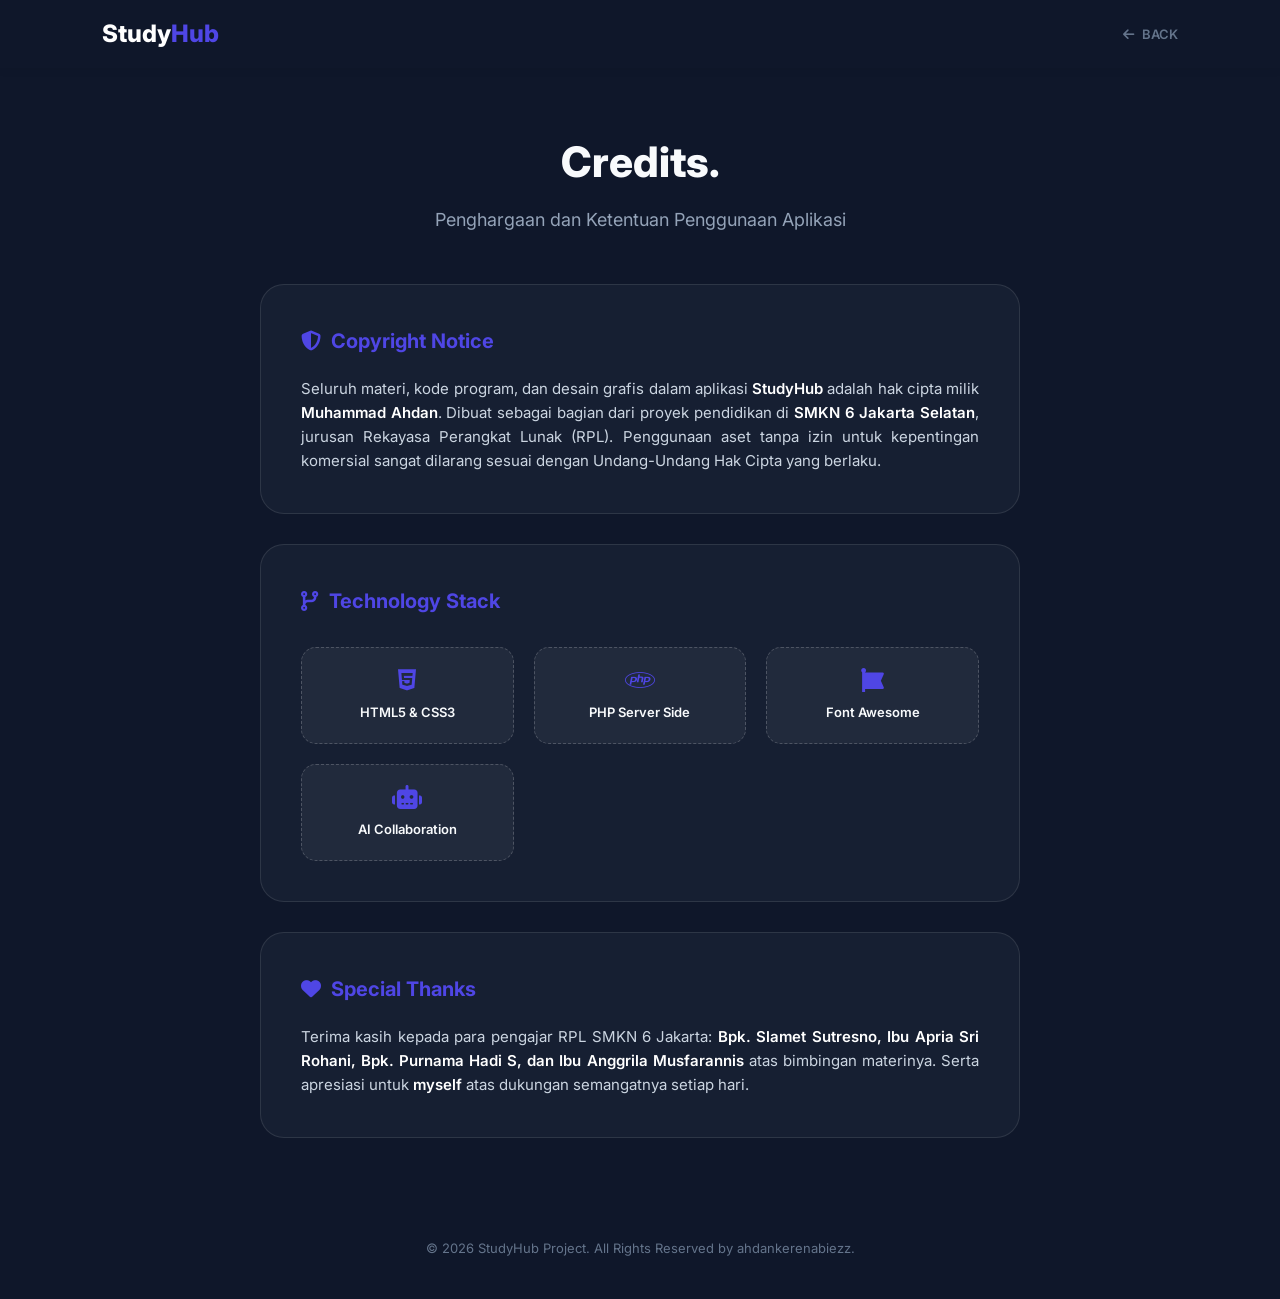
<file: credit.html>
<!DOCTYPE html>
<html lang="id">
<head>
    <meta charset="UTF-8">
    <meta name="viewport" content="width=device-width, initial-scale=1.0">
    <title>Credits & Licensing | StudyHub</title>
    <link href="https://fonts.googleapis.com/css2?family=Inter:wght@400;600;700;800&display=swap" rel="stylesheet">
    <link rel="stylesheet" href="https://cdnjs.cloudflare.com/ajax/libs/font-awesome/6.5.1/css/all.min.css">
    <style>
        * { margin: 0; padding: 0; box-sizing: border-box; font-family: 'Inter', sans-serif; }
        
        body { 
            background-color: #0f172a; /* Dark mode biar keren */
            color: #f8fafc;
            line-height: 1.6;
        }

        nav {
    display: flex;
    justify-content: space-between;
    align-items: center;
    padding: 15px 8%;
    background: rgb(15, 23, 42);
    box-shadow: 0 2px 10px rgba(0,0,0,0.05);
    position: sticky;
    top: 0;
    z-index: 1000;
}

.nav-brand { 
    font-size: 24px; 
    font-weight: 800; 
    color: #fff; 
    text-decoration: none; 
    flex-shrink: 0; /* Biar logo gak kegencet */
}

.nav-brand span { color: #4f46e5; }

.nav-links { 
    display: flex; 
    gap: 25px; 
    align-items: center; 
    flex-wrap: wrap; /* KUNCI: Biar menu rapi kalau layar sempit */
    justify-content: flex-end;
}

.a-navbar { 
    text-decoration: none; 
    color: #64748b; 
    font-size: 13px; 
    font-weight: 600; 
    display: flex; 
    align-items: center; 
    gap: 8px;
    transition: 0.3s;
    white-space: nowrap; /* Biar teks menu gak kepotong */
}

.a-navbar:hover { color: #4f46e5; }

/* FIX OTOMATIS BUAT HP TANPA UBAH HTML */
@media (max-width: 768px) {
    nav {
        padding: 15px 5%;
        flex-direction: column; /* Logo di atas, menu di bawah */
        gap: 15px;
    }

    .nav-links {
        justify-content: center;
        gap: 15px;
        width: 100%;
    }

    .a-navbar {
        font-size: 12px;
    }
}

        .credit-wrapper {
            max-width: 800px;
            margin: 60px auto;
            padding: 0 20px;
        }

        .header-section {
            text-align: center;
            margin-bottom: 50px;
        }

        .header-section h1 { font-size: 42px; font-weight: 800; margin-bottom: 10px; }
        .header-section p { color: #94a3b8; font-size: 18px; }

        .legal-card {
            background: rgba(30, 41, 59, 0.5);
            border: 1px solid rgba(255, 255, 255, 0.1);
            padding: 40px;
            border-radius: 24px;
            margin-bottom: 30px;
        }

        .legal-card h3 { 
            font-size: 20px; 
            color: #4f46e5; 
            margin-bottom: 20px; 
            display: flex; 
            align-items: center; 
            gap: 10px; 
        }

        .legal-text {
            color: #cbd5e1;
            font-size: 15px;
            text-align: justify;
        }

        .highlight { color: #fff; font-weight: 600; }

        .badge-grid {
            display: grid;
            grid-template-columns: repeat(auto-fit, minmax(200px, 1fr));
            gap: 20px;
            margin-top: 30px;
        }

        .badge {
            background: rgba(255, 255, 255, 0.05);
            padding: 20px;
            border-radius: 15px;
            text-align: center;
            border: 1px dashed rgba(255, 255, 255, 0.2);
        }

        .badge i { font-size: 24px; margin-bottom: 10px; color: #4f46e5; }
        .badge p { font-size: 13px; font-weight: 600; }

        footer { text-align: center; padding: 40px; color: #64748b; font-size: 13px; }
    </style>
</head>
<body>

    <nav>
        <a href="materi_dkrpl.html" class="nav-brand">Study<span>Hub</span></a> 
        <div class="nav-links">
            <a href="dashboard.html" class="a-navbar"><i class="fa-solid fa-arrow-left"></i> BACK</a>
        </div>
    </nav>

    <div class="credit-wrapper">
        <div class="header-section">
            <h1>Credits.</h1>
            <p>Penghargaan dan Ketentuan Penggunaan Aplikasi</p>
        </div>

        <div class="legal-card">
            <h3><i class="fa-solid fa-shield-halved"></i> Copyright Notice</h3>
            <p class="legal-text">
                Seluruh materi, kode program, dan desain grafis dalam aplikasi <span class="highlight">StudyHub</span> adalah hak cipta milik <span class="highlight">Muhammad Ahdan</span>. 
                Dibuat sebagai bagian dari proyek pendidikan di <span class="highlight">SMKN 6 Jakarta Selatan</span>, jurusan Rekayasa Perangkat Lunak (RPL). 
                Penggunaan aset tanpa izin untuk kepentingan komersial sangat dilarang sesuai dengan Undang-Undang Hak Cipta yang berlaku.
            </p>
        </div>

        <div class="legal-card">
            <h3><i class="fa-solid fa-code-branch"></i> Technology Stack</h3>
            <div class="badge-grid">
                <div class="badge">
                    <i class="fa-brands fa-html5"></i>
                    <p>HTML5 & CSS3</p>
                </div>
                <div class="badge">
                    <i class="fa-brands fa-php"></i>
                    <p>PHP Server Side</p>
                </div>
                <div class="badge">
                    <i class="fa-solid fa-font-awesome"></i>
                    <p>Font Awesome</p>
                </div>
                <div class="badge">
                    <i class="fa-solid fa-robot"></i>
                    <p>AI Collaboration</p>
                </div>
            </div>
        </div>

        <div class="legal-card">
            <h3><i class="fa-solid fa-heart"></i> Special Thanks</h3>
            <p class="legal-text">
                Terima kasih kepada para pengajar RPL SMKN 6 Jakarta: <span class="highlight">Bpk. Slamet Sutresno, Ibu Apria Sri Rohani, Bpk. Purnama Hadi S, dan Ibu Anggrila Musfarannis</span> atas bimbingan materinya. 
                Serta apresiasi untuk <span class="highlight">myself</span> atas dukungan semangatnya setiap hari.
            </p>
        </div>
    </div>

    <footer>
        &copy; 2026 StudyHub Project. All Rights Reserved by ahdankerenabiezz.
    </footer>

</body>
</file>
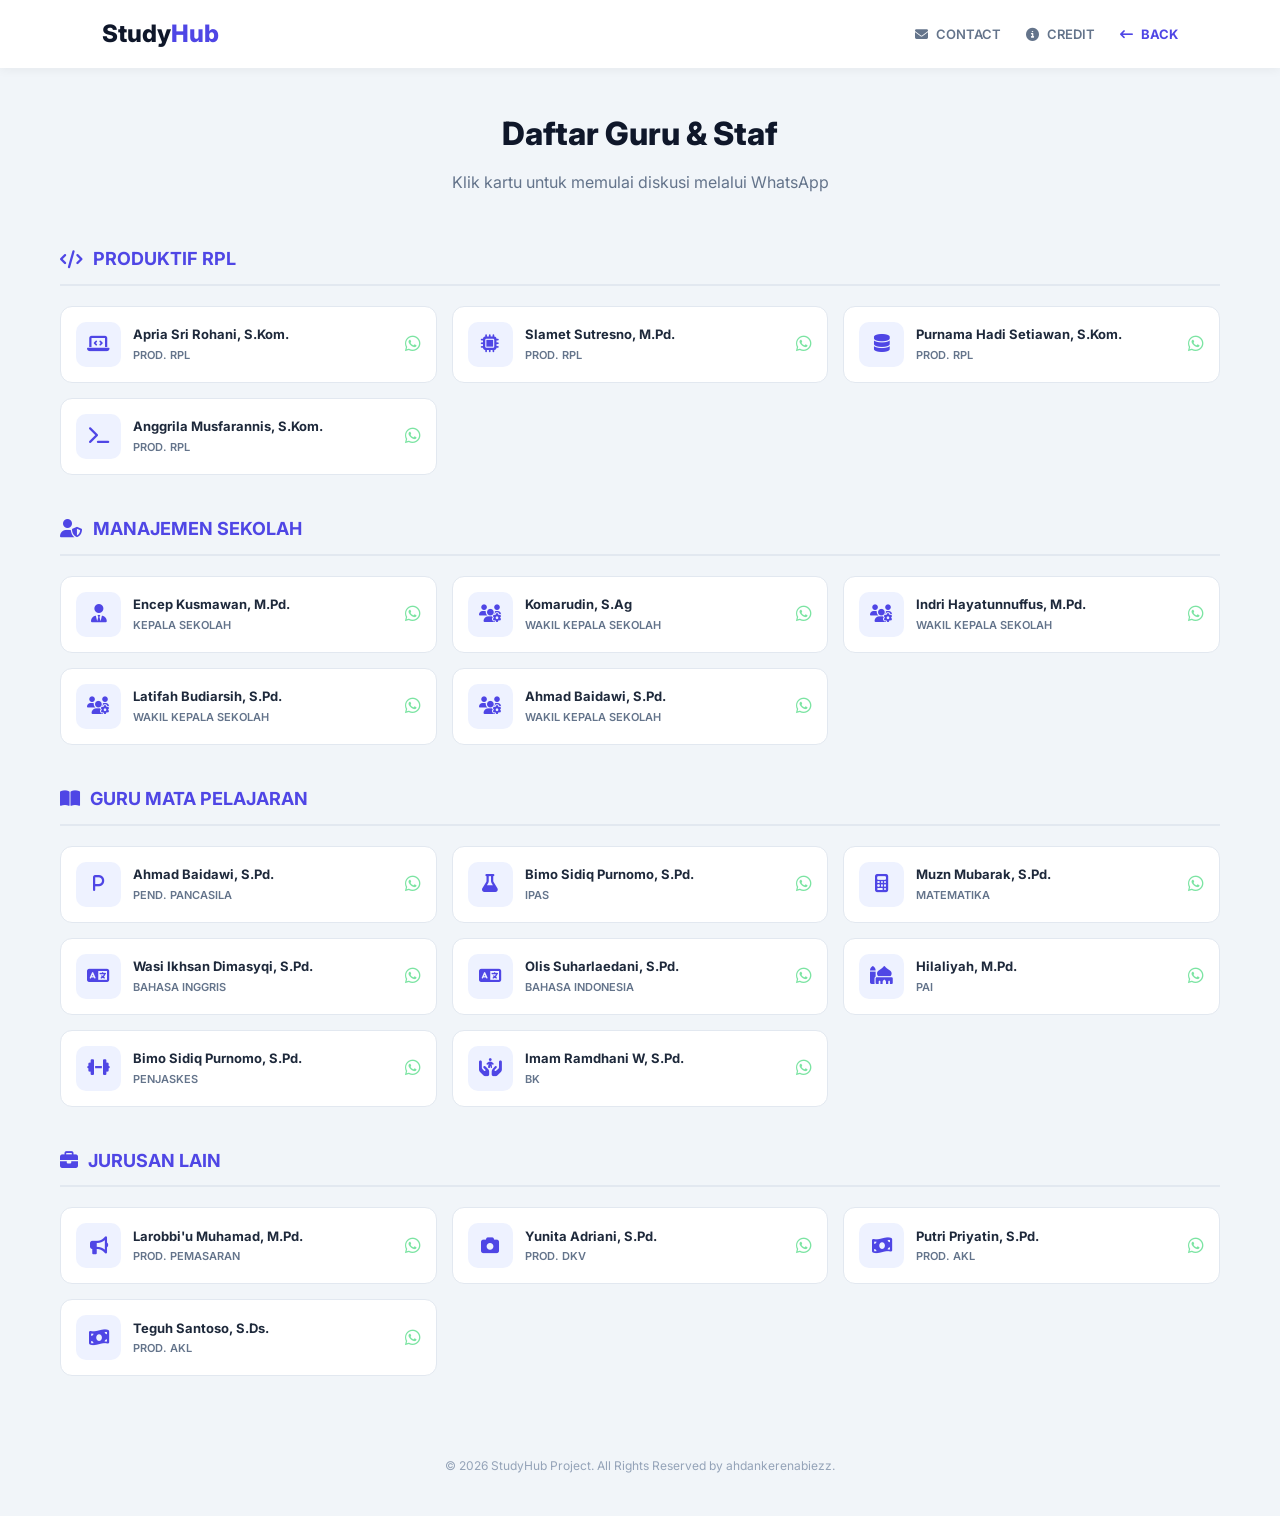
<file: guru.html>
<!DOCTYPE html>
<html lang="id">
<head>
    <meta charset="UTF-8">
    <meta name="viewport" content="width=device-width, initial-scale=1.0">
    <title>Teacher Discussion | StudyHub</title>
    <link href="https://fonts.googleapis.com/css2?family=Inter:wght@400;600;700;800&display=swap" rel="stylesheet">
    <link rel="stylesheet" href="https://cdnjs.cloudflare.com/ajax/libs/font-awesome/6.5.1/css/all.min.css">
    <style>
        * { margin: 0; padding: 0; box-sizing: border-box; font-family: 'Inter', sans-serif; }
        body { background-color: #f1f5f9; color: #1e293b; line-height: 1.6; }

        /* NAV FIX - Biar Gak Berantakan */
        nav {
    display: flex;
    justify-content: space-between;
    align-items: center;
    padding: 15px 8%;
    background: #ffffff;
    box-shadow: 0 2px 10px rgba(0,0,0,0.05);
    position: sticky;
    top: 0;
    z-index: 1000;
}

.nav-brand { 
    font-size: 24px; 
    font-weight: 800; 
    color: #0f172a; 
    text-decoration: none; 
    flex-shrink: 0; /* Biar logo gak kegencet */
}

.nav-brand span { color: #4f46e5; }

.nav-links { 
    display: flex; 
    gap: 25px; 
    align-items: center; 
    flex-wrap: wrap; /* KUNCI: Biar menu rapi kalau layar sempit */
    justify-content: flex-end;
}

.a-navbar { 
    text-decoration: none; 
    color: #64748b; 
    font-size: 13px; 
    font-weight: 600; 
    display: flex; 
    align-items: center; 
    gap: 8px;
    transition: 0.3s;
    white-space: nowrap; /* Biar teks menu gak kepotong */
}

.a-navbar:hover { color: #4f46e5; }

/* FIX OTOMATIS BUAT HP TANPA UBAH HTML */
@media (max-width: 768px) {
    nav {
        padding: 15px 5%;
        flex-direction: column; /* Logo di atas, menu di bawah */
        gap: 15px;
    }

    .nav-links {
        justify-content: center;
        gap: 15px;
        width: 100%;
    }

    .a-navbar {
        font-size: 12px;
    }
}

        .container { max-width: 1200px; margin: 40px auto; padding: 0 20px; }
        .header { text-align: center; margin-bottom: 50px; }
        .header h1 { font-size: 32px; font-weight: 800; color: #0f172a; }
        .header p { color: #64748b; margin-top: 10px; }

        .section-title { 
            font-size: 18px; font-weight: 700; color: #4f46e5; 
            margin: 40px 0 20px; padding-bottom: 10px; border-bottom: 2px solid #e2e8f0;
            display: flex; align-items: center; gap: 10px;
        }

        .teacher-grid {
            display: grid; grid-template-columns: repeat(auto-fill, minmax(300px, 1fr)); gap: 15px;
        }

        .teacher-card {
            background: #fff; padding: 15px; border-radius: 12px; text-decoration: none;
            color: inherit; display: flex; align-items: center; gap: 12px;
            border: 1px solid #e2e8f0; transition: 0.3s;
        }
        .teacher-card:hover { 
            transform: translateY(-3px); border-color: #25d366; 
            box-shadow: 0 10px 15px -3px rgba(0,0,0,0.05); 
        }

        .teacher-avatar {
            width: 45px; height: 45px; background: #eef2ff; border-radius: 10px;
            display: flex; align-items: center; justify-content: center;
            font-size: 18px; color: #4f46e5;
        }

        .teacher-info h3 { font-size: 13px; font-weight: 700; color: #1e293b; }
        .teacher-info p { font-size: 11px; color: #64748b; font-weight: 600; margin-top: 2px; }
        .wa-icon { margin-left: auto; color: #25d366; font-size: 18px; opacity: 0.6; }
        .teacher-card:hover .wa-icon { opacity: 1; }

        footer { text-align: center; padding: 40px; color: #94a3b8; font-size: 12px; }
    </style>
</head>
<body>

    <nav>
        <a href="#" class="nav-brand">Study<span>Hub</span></a> 
        <div class="nav-links">
            <a href="contact.html" class="a-navbar"><i class="fa-solid fa-envelope"></i> CONTACT</a>
            <a href="credit.html" class="a-navbar"><i class="fa-solid fa-circle-info"></i> CREDIT</a>
            <a href="dashboard.html" class="a-navbar" style="color: #4f46e5; font-weight: 700;">
                <i class="fa-solid fa-arrow-left-long"></i> BACK
            </a>
        </div>
    </nav>

    <div class="container">
        <div class="header">
            <h1>Daftar Guru & Staf</h1>
            <p>Klik kartu untuk memulai diskusi melalui WhatsApp</p>
        </div>

        <!-- JURUSAN RPL (PRIORITAS) -->
        <div class="section-title"><i class="fa-solid fa-code"></i> PRODUKTIF RPL</div>
        <div class="teacher-grid">
            <a href="https://wa.me/6282328660664" class="teacher-card">
                <div class="teacher-avatar"><i class="fa-solid fa-laptop-code"></i></div>
                <div class="teacher-info"><h3>Apria Sri Rohani, S.Kom.</h3><p>PROD. RPL</p></div>
                <i class="fa-brands fa-whatsapp wa-icon"></i>
            </a>
            <a href="https://wa.me/6281999121110" class="teacher-card">
                <div class="teacher-avatar"><i class="fa-solid fa-microchip"></i></div>
                <div class="teacher-info"><h3>Slamet Sutresno, M.Pd.</h3><p>PROD. RPL</p></div>
                <i class="fa-brands fa-whatsapp wa-icon"></i>
            </a>
            <a href="https://wa.me/6282111993129" class="teacher-card">
                <div class="teacher-avatar"><i class="fa-solid fa-database"></i></div>
                <div class="teacher-info"><h3>Purnama Hadi Setiawan, S.Kom.</h3><p>PROD. RPL</p></div>
                <i class="fa-brands fa-whatsapp wa-icon"></i>
            </a>
            <a href="https://wa.me/6281296920743" class="teacher-card">
                <div class="teacher-avatar"><i class="fa-solid fa-terminal"></i></div>
                <div class="teacher-info"><h3>Anggrila Musfarannis, S.Kom.</h3><p>PROD. RPL</p></div>
                <i class="fa-brands fa-whatsapp wa-icon"></i>
            </a>
        </div>

        <!-- MANAJEMEN SEKOLAH -->
        <div class="section-title"><i class="fa-solid fa-user-shield"></i> MANAJEMEN SEKOLAH</div>
        <div class="teacher-grid">
            <a href="https://wa.me/62812" class="teacher-card">
                <div class="teacher-avatar"><i class="fa-solid fa-user-tie"></i></div>
                <div class="teacher-info"><h3>Encep Kusmawan, M.Pd.</h3><p>KEPALA SEKOLAH</p></div>
                <i class="fa-brands fa-whatsapp wa-icon"></i>
            </a>
            <a href="https://wa.me/62812" class="teacher-card">
                <div class="teacher-avatar"><i class="fa-solid fa-users-gear"></i></div>
                <div class="teacher-info"><h3>Komarudin, S.Ag</h3><p>WAKIL KEPALA SEKOLAH</p></div>
                <i class="fa-brands fa-whatsapp wa-icon"></i>
            </a>
            <a href="https://wa.me/62812" class="teacher-card">
                <div class="teacher-avatar"><i class="fa-solid fa-users-gear"></i></div>
                <div class="teacher-info"><h3>Indri Hayatunnuffus, M.Pd.</h3><p>WAKIL KEPALA SEKOLAH</p></div>
                <i class="fa-brands fa-whatsapp wa-icon"></i>
            </a>
            <a href="https://wa.me/6281586727755" class="teacher-card">
                <div class="teacher-avatar"><i class="fa-solid fa-users-gear"></i></div>
                <div class="teacher-info"><h3>Latifah Budiarsih, S.Pd.</h3><p>WAKIL KEPALA SEKOLAH</p></div>
                <i class="fa-brands fa-whatsapp wa-icon"></i>
            </a>
            <a href="https://wa.me/6287777828111" class="teacher-card">
                <div class="teacher-avatar"><i class="fa-solid fa-users-gear"></i></div>
                <div class="teacher-info"><h3>Ahmad Baidawi, S.Pd.</h3><p>WAKIL KEPALA SEKOLAH</p></div>
                <i class="fa-brands fa-whatsapp wa-icon"></i>
            </a>
        </div>

        <!-- MATA PELAJARAN UMUM -->
        <div class="section-title"><i class="fa-solid fa-book-open"></i> GURU MATA PELAJARAN</div>
        <div class="teacher-grid">
            <a href="https://wa.me/6287777828111" class="teacher-card">
                <div class="teacher-avatar"><i class="fa-solid fa-p"></i></div>
                <div class="teacher-info"><h3>Ahmad Baidawi, S.Pd.</h3><p>PEND. PANCASILA</p></div>
                <i class="fa-brands fa-whatsapp wa-icon"></i>
            </a>
            <a href="https://wa.me/62812" class="teacher-card">
                <div class="teacher-avatar"><i class="fa-solid fa-flask"></i></div>
                <div class="teacher-info"><h3>Bimo Sidiq Purnomo, S.Pd.</h3><p>IPAS</p></div>
                <i class="fa-brands fa-whatsapp wa-icon"></i>
            </a>
            <a href="https://wa.me/628159345474" class="teacher-card">
                <div class="teacher-avatar"><i class="fa-solid fa-calculator"></i></div>
                <div class="teacher-info"><h3>Muzn Mubarak, S.Pd.</h3><p>MATEMATIKA</p></div>
                <i class="fa-brands fa-whatsapp wa-icon"></i>
            </a>
            <a href="https://wa.me/62895607479438" class="teacher-card">
                <div class="teacher-avatar"><i class="fa-solid fa-language"></i></div>
                <div class="teacher-info"><h3>Wasi Ikhsan Dimasyqi, S.Pd.</h3><p>BAHASA INGGRIS</p></div>
                <i class="fa-brands fa-whatsapp wa-icon"></i>
            </a>
            <a href="https://wa.me/6281288802032" class="teacher-card">
                <div class="teacher-avatar"><i class="fa-solid fa-language"></i></div>
                <div class="teacher-info"><h3>Olis Suharlaedani, S.Pd.</h3><p>BAHASA INDONESIA</p></div>
                <i class="fa-brands fa-whatsapp wa-icon"></i>
            </a>
            <a href="https://wa.me/62812" class="teacher-card">
                <div class="teacher-avatar"><i class="fa-solid fa-mosque"></i></div>
                <div class="teacher-info"><h3>Hilaliyah, M.Pd.</h3><p>PAI</p></div>
                <i class="fa-brands fa-whatsapp wa-icon"></i>
            </a>
            <a href="https://wa.me/62812" class="teacher-card">
                <div class="teacher-avatar"><i class="fa-solid fa-dumbbell"></i></div>
                <div class="teacher-info"><h3>Bimo Sidiq Purnomo, S.Pd.</h3><p>PENJASKES</p></div>
                <i class="fa-brands fa-whatsapp wa-icon"></i>
            </a>
            <a href="https://wa.me/6283891610367" class="teacher-card">
                <div class="teacher-avatar"><i class="fa-solid fa-hands-holding-child"></i></div>
                <div class="teacher-info"><h3>Imam Ramdhani W, S.Pd.</h3><p>BK</p></div>
                <i class="fa-brands fa-whatsapp wa-icon"></i>
            </a>
        </div>

        <!-- JURUSAN LAIN (PELENGKAP) -->
        <div class="section-title"><i class="fa-solid fa-briefcase"></i> JURUSAN LAIN</div>
        <div class="teacher-grid">
            <a href="https://wa.me/62812" class="teacher-card">
                <div class="teacher-avatar"><i class="fa-solid fa-bullhorn"></i></div>
                <div class="teacher-info"><h3>Larobbi'u Muhamad, M.Pd.</h3><p>PROD. PEMASARAN</p></div>
                <i class="fa-brands fa-whatsapp wa-icon"></i>
            </a>
            <a href="https://wa.me/62812" class="teacher-card">
                <div class="teacher-avatar"><i class="fa-solid fa-camera"></i></div>
                <div class="teacher-info"><h3>Yunita Adriani, S.Pd.</h3><p>PROD. DKV</p></div>
                <i class="fa-brands fa-whatsapp wa-icon"></i>
            </a>
            <a href="https://wa.me/62812" class="teacher-card">
                <div class="teacher-avatar"><i class="fa-solid fa-money-bill-wave"></i></div>
                <div class="teacher-info"><h3>Putri Priyatin, S.Pd.</h3><p>PROD. AKL</p></div>
                <i class="fa-brands fa-whatsapp wa-icon"></i>
            </a>
            <a href="https://wa.me/62812" class="teacher-card">
                <div class="teacher-avatar"><i class="fa-solid fa-money-bill-wave"></i></div>
                <div class="teacher-info"><h3>Teguh Santoso, S.Ds.</h3><p>PROD. AKL</p></div>
                <i class="fa-brands fa-whatsapp wa-icon"></i>
            </a>
        </div>
    </div>

    <footer>
        &copy; 2026 StudyHub Project. All Rights Reserved by ahdankerenabiezz.
    </footer>

</body>
</html>
</file>
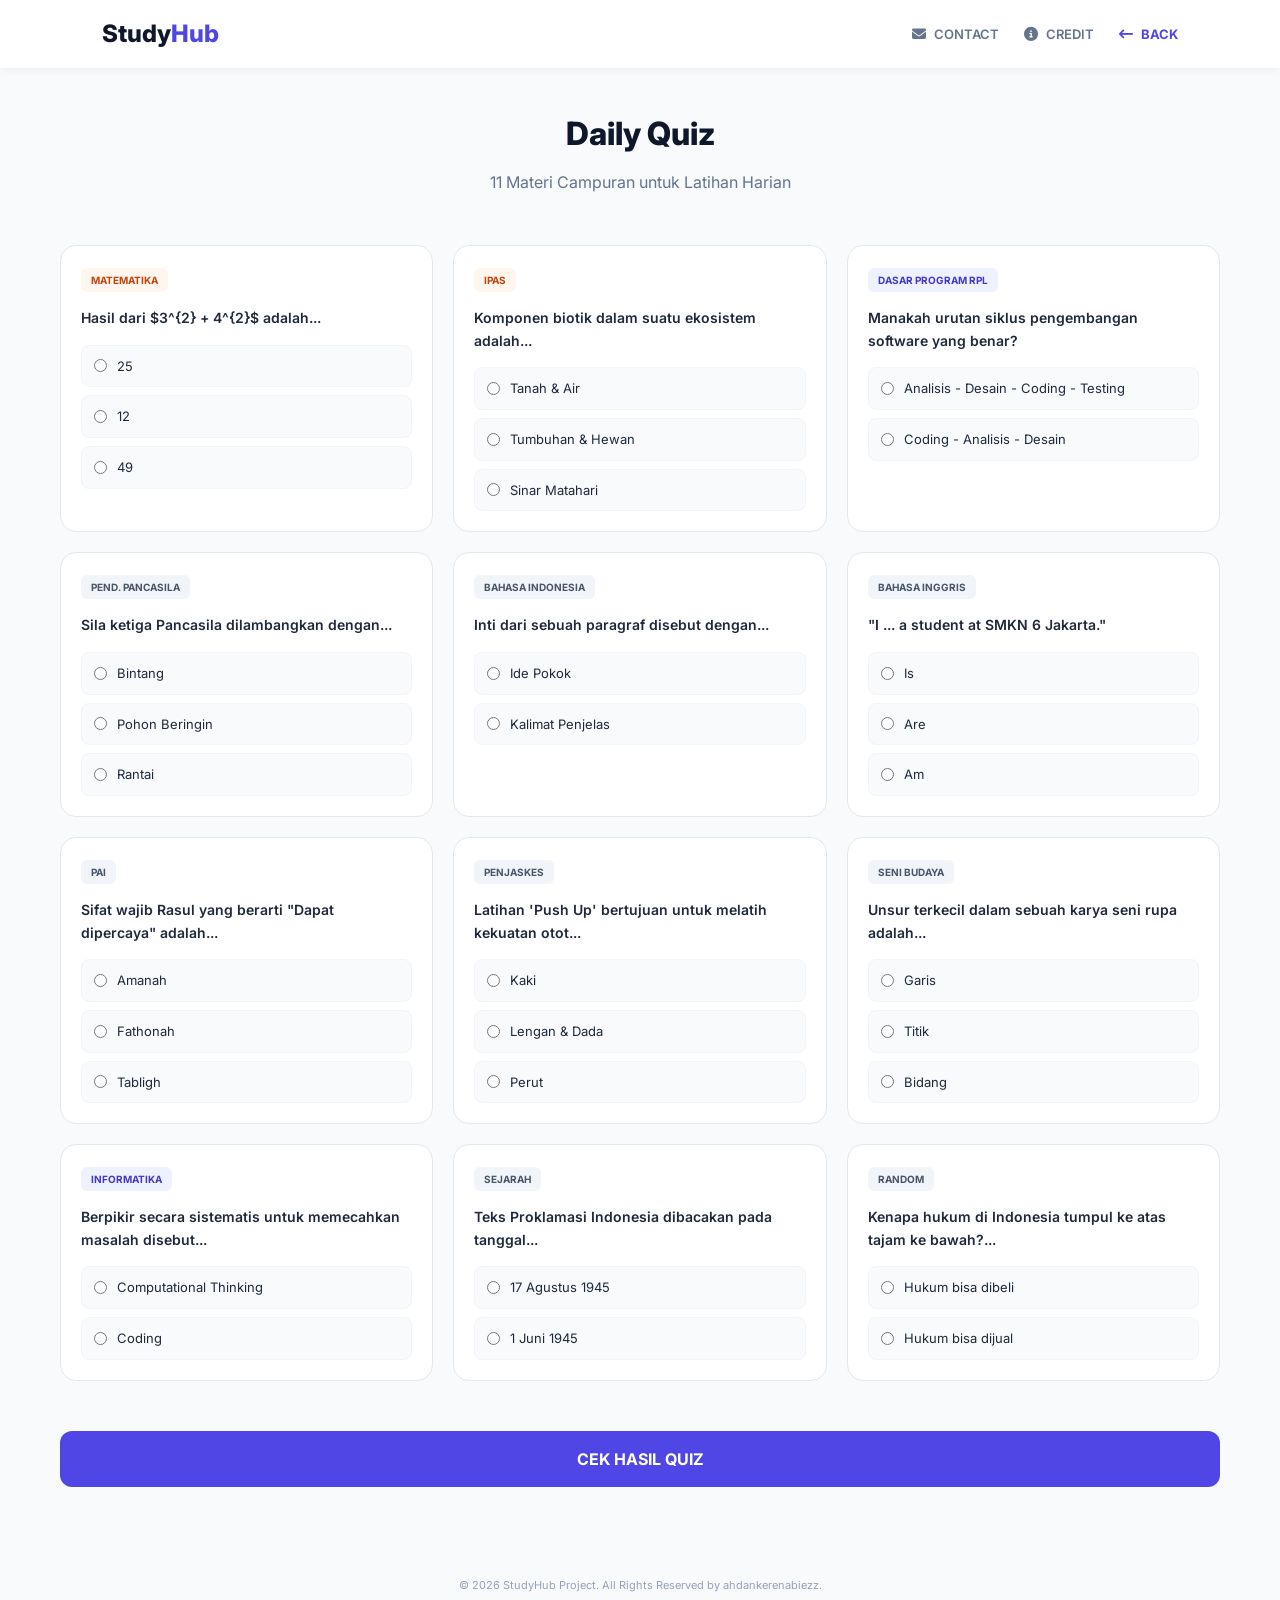
<file: latihan.html>
<!DOCTYPE html>
<html lang="id">
<head>
    <meta charset="UTF-8">
    <meta name="viewport" content="width=device-width, initial-scale=1.0">
    <title>Quiz Campuran | StudyHub</title>
    <link href="https://fonts.googleapis.com/css2?family=Inter:wght@400;600;700;800&display=swap" rel="stylesheet">
    <link rel="stylesheet" href="https://cdnjs.cloudflare.com/ajax/libs/font-awesome/6.5.1/css/all.min.css">
    <style>
    * { margin: 0; padding: 0; box-sizing: border-box; font-family: 'Inter', sans-serif; }
    body { background-color: #f8fafc; color: #1e293b; line-height: 1.6; }

    /* NAVBAR - Style Utama */
    nav {
        display: flex;
        justify-content: space-between;
        align-items: center;
        padding: 15px 8%;
        background: #ffffff;
        box-shadow: 0 2px 10px rgba(0,0,0,0.05);
        position: sticky;
        top: 0;
        z-index: 1000;
        transition: 0.3s;
    }

    .nav-brand { 
        font-size: 24px; 
        font-weight: 800; 
        color: #0f172a; 
        text-decoration: none; 
        flex-shrink: 0; 
    }

    .nav-brand span { color: #4f46e5; }

    .nav-links { 
        display: flex; 
        gap: 25px; 
        align-items: center; 
    }

    .a-navbar { 
        text-decoration: none; 
        color: #64748b; 
        font-size: 13px; 
        font-weight: 600; 
        display: flex; 
        align-items: center; 
        gap: 8px;
        transition: 0.3s;
        white-space: nowrap;
    }

    .a-navbar i { font-size: 14px; }
    .a-navbar:hover { color: #4f46e5; }
    .a-navbar:hover i { transform: scale(1.2); }

    /* --- FIX KHUSUS HP (MEDIA QUERY) --- */
    @media (max-width: 768px) {
        nav {
            flex-direction: column; /* Brand di atas, Link di bawah */
            padding: 15px 5%;
            gap: 15px;
        }

        .nav-links {
            gap: 15px;
            justify-content: center;
            width: 100%;
            flex-wrap: wrap; /* Biar kalau menu banyak gak keluar layar */
        }

        .a-navbar {
            font-size: 12px;
        }

        .header h1 { font-size: 26px; }
        .quiz-grid { grid-template-columns: 1fr; } /* Kartu soal jadi satu kolom di HP */
    }

    /* KONTEN LAINNYA */
    .container { max-width: 1200px; margin: 40px auto; padding: 0 20px; }
    .header { text-align: center; margin-bottom: 50px; }
    .header h1 { font-size: 32px; font-weight: 800; color: #0f172a; }
    .header p { color: #64748b; margin-top: 10px; }

    .quiz-grid { display: grid; grid-template-columns: repeat(auto-fit, minmax(350px, 1fr)); gap: 20px; }
    .card { background: #fff; border-radius: 16px; padding: 20px; border: 1px solid #e2e8f0; transition: 0.3s; }
    .card:hover { border-color: #4f46e5; box-shadow: 0 10px 20px rgba(79, 70, 229, 0.05); }

    .badge { 
        display: inline-block; padding: 4px 10px; border-radius: 6px; 
        font-size: 10px; font-weight: 700; text-transform: uppercase; margin-bottom: 15px;
    }
    .bg-rpl { background: #eef2ff; color: #4338ca; }
    .bg-umum { background: #f1f5f9; color: #475569; }
    .bg-exact { background: #fff7ed; color: #c2410c; }

    .question-text { font-size: 14px; font-weight: 600; color: #1e293b; margin-bottom: 15px; }
    .ans-group { display: flex; flex-direction: column; gap: 8px; }
    .ans-item {
        display: flex; align-items: center; padding: 10px 12px;
        background: #f8fafc; border: 1px solid #f1f5f9; border-radius: 8px;
        cursor: pointer; font-size: 13px; transition: 0.2s;
    }
    .ans-item:hover { background: #eff6ff; }
    .ans-item input { margin-right: 10px; accent-color: #4f46e5; }

    .submit-all {
        margin-top: 50px; padding: 18px; width: 100%;
        background: #4f46e5; color: #fff; border: none; border-radius: 12px;
        font-weight: 700; font-size: 16px; cursor: pointer; transition: 0.3s;
    }
    .submit-all:hover { background: #3730a3; box-shadow: 0 10px 20px rgba(79, 70, 229, 0.2); }

    footer { text-align: center; padding: 50px; color: #94a3b8; font-size: 11px; }
</style>
</head>
<body>

    <nav>
        <a href="#" class="nav-brand">Study<span>Hub</span></a> 
        <div class="nav-links">
            <a href="contact.html" class="a-navbar"><i class="fa-solid fa-envelope"></i> CONTACT</a>
            <a href="credit.html" class="a-navbar"><i class="fa-solid fa-circle-info"></i> CREDIT</a>
            <a href="dashboard.html" class="a-navbar" style="color: #4f46e5; font-weight: 700;">
                <i class="fa-solid fa-arrow-left-long"></i> BACK
            </a>
        </div>
    </nav>

    <div class="container">
        <div class="header">
            <h1>Daily Quiz</h1>
            <p>11 Materi Campuran untuk Latihan Harian</p>
        </div>

        <form class="quiz-grid">
            
            <!-- 1. MTK -->
            <div class="card">
                <span class="badge bg-exact">Matematika</span>
                <p class="question-text">Hasil dari $3^{2} + 4^{2}$ adalah...</p>
                <div class="ans-group">
                    <label class="ans-item"><input type="radio" name="mtk"> 25</label>
                    <label class="ans-item"><input type="radio" name="mtk"> 12</label>
                    <label class="ans-item"><input type="radio" name="mtk"> 49</label>
                </div>
            </div>

            <!-- 2. IPAS -->
            <div class="card">
                <span class="badge bg-exact">IPAS</span>
                <p class="question-text">Komponen biotik dalam suatu ekosistem adalah...</p>
                <div class="ans-group">
                    <label class="ans-item"><input type="radio" name="ipas"> Tanah & Air</label>
                    <label class="ans-item"><input type="radio" name="ipas"> Tumbuhan & Hewan</label>
                    <label class="ans-item"><input type="radio" name="ipas"> Sinar Matahari</label>
                </div>
            </div>

            <!-- 3. DK RPL -->
            <div class="card">
                <span class="badge bg-rpl">Dasar Program RPL</span>
                <p class="question-text">Manakah urutan siklus pengembangan software yang benar?</p>
                <div class="ans-group">
                    <label class="ans-item"><input type="radio" name="dkrpl"> Analisis - Desain - Coding - Testing</label>
                    <label class="ans-item"><input type="radio" name="dkrpl"> Coding - Analisis - Desain</label>
                </div>
            </div>

            <!-- 4. PENDIDIKAN PANCASILA -->
            <div class="card">
                <span class="badge bg-umum">Pend. Pancasila</span>
                <p class="question-text">Sila ketiga Pancasila dilambangkan dengan...</p>
                <div class="ans-group">
                    <label class="ans-item"><input type="radio" name="pancasila"> Bintang</label>
                    <label class="ans-item"><input type="radio" name="pancasila"> Pohon Beringin</label>
                    <label class="ans-item"><input type="radio" name="pancasila"> Rantai</label>
                </div>
            </div>

            <!-- 5. BAHASA INDONESIA -->
            <div class="card">
                <span class="badge bg-umum">Bahasa Indonesia</span>
                <p class="question-text">Inti dari sebuah paragraf disebut dengan...</p>
                <div class="ans-group">
                    <label class="ans-item"><input type="radio" name="bi"> Ide Pokok</label>
                    <label class="ans-item"><input type="radio" name="bi"> Kalimat Penjelas</label>
                </div>
            </div>

            <!-- 6. BAHASA INGGRIS -->
            <div class="card">
                <span class="badge bg-umum">Bahasa Inggris</span>
                <p class="question-text">"I ... a student at SMKN 6 Jakarta."</p>
                <div class="ans-group">
                    <label class="ans-item"><input type="radio" name="bing"> Is</label>
                    <label class="ans-item"><input type="radio" name="bing"> Are</label>
                    <label class="ans-item"><input type="radio" name="bing"> Am</label>
                </div>
            </div>

            <!-- 7. PAI -->
            <div class="card">
                <span class="badge bg-umum">PAI</span>
                <p class="question-text">Sifat wajib Rasul yang berarti "Dapat dipercaya" adalah...</p>
                <div class="ans-group">
                    <label class="ans-item"><input type="radio" name="pai"> Amanah</label>
                    <label class="ans-item"><input type="radio" name="pai"> Fathonah</label>
                    <label class="ans-item"><input type="radio" name="pai"> Tabligh</label>
                </div>
            </div>

            <!-- 8. PJOK -->
            <div class="card">
                <span class="badge bg-umum">Penjaskes</span>
                <p class="question-text">Latihan 'Push Up' bertujuan untuk melatih kekuatan otot...</p>
                <div class="ans-group">
                    <label class="ans-item"><input type="radio" name="pjok"> Kaki</label>
                    <label class="ans-item"><input type="radio" name="pjok"> Lengan & Dada</label>
                    <label class="ans-item"><input type="radio" name="pjok"> Perut</label>
                </div>
            </div>

            <!-- 9. SENI BUDAYA -->
            <div class="card">
                <span class="badge bg-umum">Seni Budaya</span>
                <p class="question-text">Unsur terkecil dalam sebuah karya seni rupa adalah...</p>
                <div class="ans-group">
                    <label class="ans-item"><input type="radio" name="seni"> Garis</label>
                    <label class="ans-item"><input type="radio" name="seni"> Titik</label>
                    <label class="ans-item"><input type="radio" name="seni"> Bidang</label>
                </div>
            </div>

            <!-- 10. INFORMATIKA -->
            <div class="card">
                <span class="badge bg-rpl">Informatika</span>
                <p class="question-text">Berpikir secara sistematis untuk memecahkan masalah disebut...</p>
                <div class="ans-group">
                    <label class="ans-item"><input type="radio" name="info"> Computational Thinking</label>
                    <label class="ans-item"><input type="radio" name="info"> Coding</label>
                </div>
            </div>

            <!-- 11. SEJARAH -->
            <div class="card">
                <span class="badge bg-umum">Sejarah</span>
                <p class="question-text">Teks Proklamasi Indonesia dibacakan pada tanggal...</p>
                <div class="ans-group">
                    <label class="ans-item"><input type="radio" name="sejarah"> 17 Agustus 1945</label>
                    <label class="ans-item"><input type="radio" name="sejarah"> 1 Juni 1945</label>
                </div>
            </div>

            <div class="card">
                <span class="badge bg-umum">Random</span>
                <p class="question-text">Kenapa hukum di Indonesia tumpul ke atas tajam ke bawah?...</p>
                <div class="ans-group">
                    <label class="ans-item"><input type="radio" name="sejarah"> Hukum bisa dibeli</label>
                    <label class="ans-item"><input type="radio" name="sejarah"> Hukum bisa dijual</label>
                </div>
            </div>
        
        </form>

        <button type="button" class="submit-all" onclick="alert('Skor: 100/100!')">CEK HASIL QUIZ</button>
    </div>

    <footer>
        &copy; 2026 StudyHub Project. All Rights Reserved by ahdankerenabiezz.
    </footer>

</body>
</html>
</file>
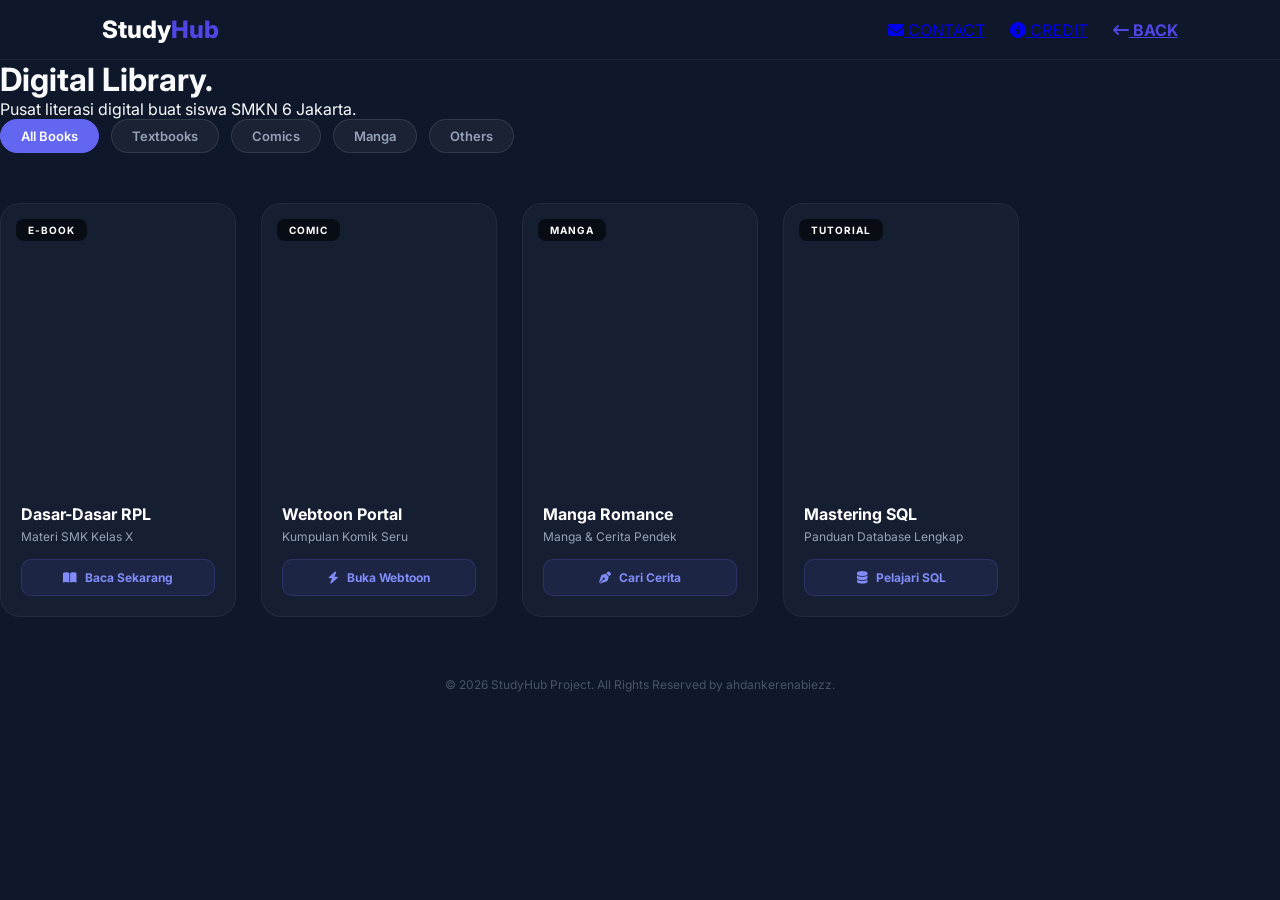
<file: perpusdg.html>
<!DOCTYPE html>
<html lang="id">
<head>
    <meta charset="UTF-8">
    <meta name="viewport" content="width=device-width, initial-scale=1.0">
    <title>StudyHub Library | Digital Portal</title>
    <link href="https://fonts.googleapis.com/css2?family=Inter:wght@400;600;700;800&display=swap" rel="stylesheet">
    <link rel="stylesheet" href="https://cdnjs.cloudflare.com/ajax/libs/font-awesome/6.5.1/css/all.min.css">
    <style>
        * { margin: 0; padding: 0; box-sizing: border-box; font-family: 'Inter', sans-serif; }
        body { background-color: #0f172a; color: #f8fafc; overflow-x: hidden; }
/* NAV FIX - Biar Gak Berantakan */
        nav {
        display: flex;
        justify-content: space-between;
        align-items: center;
        padding: 15px 8%;
        background: #0f172a;
        border-bottom: 1px solid rgba(255,255,255,0.05);
        position: sticky;
        top: 0;
        z-index: 1000;
    }

    .nav-brand { font-size: 24px; font-weight: 800; color: #fff; text-decoration: none; }
    .nav-brand span { color: #4f46e5; }

    .nav-links { display: flex; gap: 25px; align-items: center; }
    
    /* Tombol Menu buat HP (Default Sembunyi) */
    .menu-toggle {
        display: none;
        flex-direction: column;
        gap: 5px;
        cursor: pointer;
        color: #fff;
        font-size: 24px;
    }

    /* RESPONSIVE FIX UNTUK HP */
    @media (max-width: 768px) {
        nav { padding: 15px 5%; }
        
        .menu-toggle { display: flex; }

        .nav-links {
            display: none; /* Sembunyiin menu asli */
            flex-direction: column;
            position: absolute;
            top: 100%;
            left: 0;
            width: 100%;
            background: #0f172a;
            padding: 20px;
            gap: 20px;
            border-bottom: 1px solid rgba(255,255,255,0.1);
            box-shadow: 0 10px 20px rgba(0,0,0,0.5);
        }

        .nav-links.active {
            display: flex; /* Muncul pas diklik */
        }

        .a-navbar { width: 100%; font-size: 16px; }
        
        .header h1 { font-size: 26px; }
        .lib-grid { grid-template-columns: 1fr; } /* Satu kolom aja di HP biar lega */
    }


        /* Update CSS Tab agar tag <a> mengikuti style sebelumnya */
.tab { 
    padding: 8px 20px; 
    background: rgba(255,255,255,0.05); 
    border: 1px solid rgba(255,255,255,0.1);
    border-radius: 30px; 
    font-size: 13px; 
    font-weight: 600; 
    cursor: pointer; 
    white-space: nowrap;
    text-decoration: none; /* Ilangin garis bawah link */
    color: #94a3b8; /* Warna default teks */
    transition: 0.3s;
    display: inline-block;
}

.tab:hover {
    background: rgba(99, 102, 241, 0.2);
    color: #fff;
    border-color: #6366f1;
}

.tab.active { 
    background: #6366f1; 
    border-color: #6366f1; 
    color: #fff;
}
        /* LIBRARY GRID */
        .lib-grid {
            display: grid;
            grid-template-columns: repeat(auto-fill, minmax(220px, 1fr));
            gap: 25px;
        }

        .book-card {
            background: rgba(30, 41, 59, 0.5);
            border-radius: 20px;
            overflow: hidden;
            border: 1px solid rgba(255,255,255,0.05);
            transition: all 0.4s cubic-bezier(0.175, 0.885, 0.32, 1.275);
            text-decoration: none;
            color: inherit;
        }

        .book-card:hover {
            transform: translateY(-10px) scale(1.02);
            border-color: #6366f1;
            box-shadow: 0 20px 40px rgba(0,0,0,0.4);
        }

        .book-cover {
            width: 100%;
            height: 280px;
            background-size: cover;
            background-position: center;
            position: relative;
        }

        .category-tag {
            position: absolute; top: 15px; left: 15px;
            padding: 5px 12px; background: rgba(0,0,0,0.6);
            backdrop-filter: blur(5px); border-radius: 8px;
            font-size: 10px; font-weight: 700; color: #fff;
            text-transform: uppercase; letter-spacing: 1px;
        }

        .book-info { padding: 20px; }
        .book-info h3 { font-size: 16px; font-weight: 700; margin-bottom: 5px; color: #fff; }
        .book-info p { font-size: 12px; color: #94a3b8; }

        .btn-read {
            margin-top: 15px; width: 100%; padding: 10px;
            background: rgba(99, 102, 241, 0.1); border: 1px solid rgba(99, 102, 241, 0.2);
            border-radius: 10px; color: #818cf8; font-size: 12px; font-weight: 700;
            transition: 0.3s; display: flex; align-items: center; justify-content: center; gap: 8px;
        }
        .book-card:hover .btn-read { background: #6366f1; color: #fff; }

        footer { text-align: center; padding: 60px; color: #475569; font-size: 12px; }
    </style>
</head>
<body>

    <nav>
    <a href="#" class="nav-brand">Study<span>Hub</span></a> 
    
    <!-- Tombol Hamburger -->
    <div class="menu-toggle" onclick="toggleMenu()">
        <i class="fa-solid fa-bars"></i>
    </div>

    <div class="nav-links" id="navLinks">
        <a href="contact.html" class="a-navbar"><i class="fa-solid fa-envelope"></i> CONTACT</a>
        <a href="credit.html" class="a-navbar"><i class="fa-solid fa-circle-info"></i> CREDIT</a>
        <a href="dashboard.html" class="a-navbar" style="color: #4f46e5; font-weight: 700;">
            <i class="fa-solid fa-arrow-left-long"></i> BACK
        </a>
    </div>
</nav>

<script>
    function toggleMenu() {
        const navLinks = document.getElementById('navLinks');
        navLinks.classList.toggle('active');
    }
</script>

    <!-- SEMUA HARUS DI DALAM CONTAINER BIAR RAPI -->
    <div class="container">
        
        <div class="header">
            <h1>Digital Library.</h1>
            <p>Pusat literasi digital buat siswa SMKN 6 Jakarta.</p>
        </div>

        <!-- TABS SEKARANG DI DALAM CONTAINER -->
        <div class="tabs" style="display: flex; gap: 12px; margin-bottom: 40px; overflow-x: auto; padding-bottom: 10px;">
            <a href="perpusdg.html" class="tab active">All Books</a>
            <a href="isi.html" target="_blank" class="tab">Textbooks</a>
            <a href="perpus/comics.html" target="_blank" class="tab">Comics</a>
            <a href="perpus/manga.html" target="_blank" class="tab">Manga</a>
            <a href="perpus/others.html" target="_blank" class="tab">Others</a>
        </div>

        <div class="lib-grid">
            <!-- BUKU PELAJARAN RPL -->
            <a href="https://repository.uniba.ac.id/1093/1/Rekayasa%20Perangkat%20Lunak.pdf" target="_blank" class="book-card">
                <div class="book-cover" style="background-image: url('https://i.pinimg.com/736x/14/3d/00/143d00661f714ab6953390bebb8bf7b8.jpg');">
                    <span class="category-tag">E-Book</span>
                </div>
                <div class="book-info">
                    <h3>Dasar-Dasar RPL</h3>
                    <p>Materi SMK Kelas X</p>
                    <div class="btn-read"><i class="fa-solid fa-book-open"></i> Baca Sekarang</div>
                </div>
            </a>

            <!-- KOMIK -->
            <a href="https://www.webtoons.com/en/romance/tears-on-a-withered-flower/list?title_no=8135" target="_blank" class="book-card">
                <div class="book-cover" style="background-image: url('https://th.bing.com/th/id/OIP.jG-xq-kQNs-hQmgziluoqgHaKu?w=207&h=300&c=7&r=0&o=5&dpr=1.3&pid=1.7');">
                    <span class="category-tag">Comic</span>
                </div>
                <div class="book-info">
                    <h3>Webtoon Portal</h3>
                    <p>Kumpulan Komik Seru</p>
                    <div class="btn-read"><i class="fa-solid fa-bolt"></i> Buka Webtoon</div>
                </div>
            </a>

            <!-- MANGA -->
            <a href="https://komiku.org/manga/shut-up-evil-dragon-i-dont-want-to-raise-a-child-with-you-anymore/" target="_blank" class="book-card">
                <div class="book-cover" style="background-image: url('https://i.pinimg.com/736x/06/9b/9f/069b9f8d6b455580b82df6b95e8870f4.jpg');">
                    <span class="category-tag">Manga</span>
                </div>
                <div class="book-info">
                    <h3>Manga Romance</h3>
                    <p>Manga & Cerita Pendek</p>
                    <div class="btn-read"><i class="fa-solid fa-pen-nib"></i> Cari Cerita</div>
                </div>
            </a>

            <!-- DATABASE / SQL -->
            <a href="https://www.w3schools.com/sql/default.asp" target="_blank" class="book-card">
                <div class="book-cover" style="background-image: url('https://i.pinimg.com/1200x/ff/59/22/ff59222f8b49a24c5e08c492af7dde79.jpg');">
                    <span class="category-tag">Tutorial</span>
                </div>
                <div class="book-info">
                    <h3>Mastering SQL</h3>
                    <p>Panduan Database Lengkap</p>
                    <div class="btn-read"><i class="fa-solid fa-database"></i> Pelajari SQL</div>
                </div>
            </a>
        </div>

    </div> <!-- TUTUP CONTAINER -->

    <footer>
        &copy; 2026 StudyHub Project. All Rights Reserved by ahdankerenabiezz.
    </footer>

</body>
</file>
